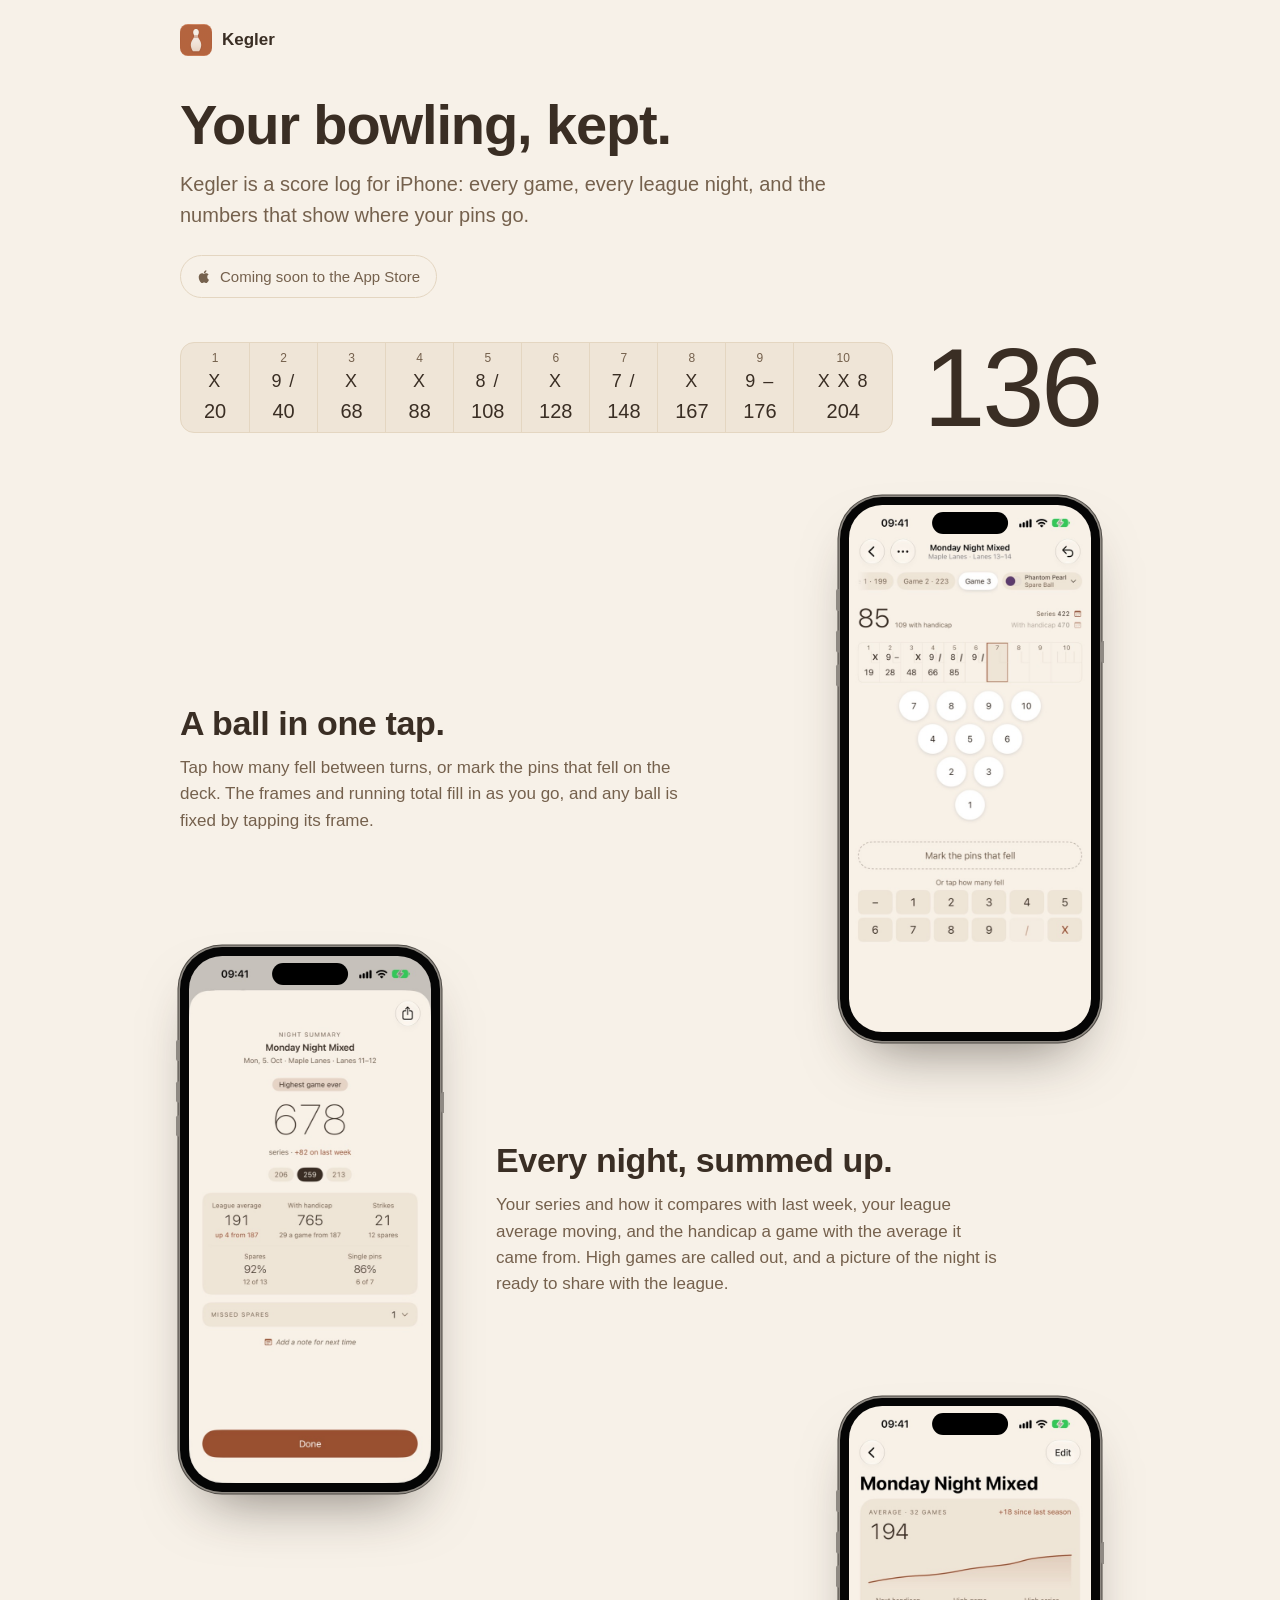
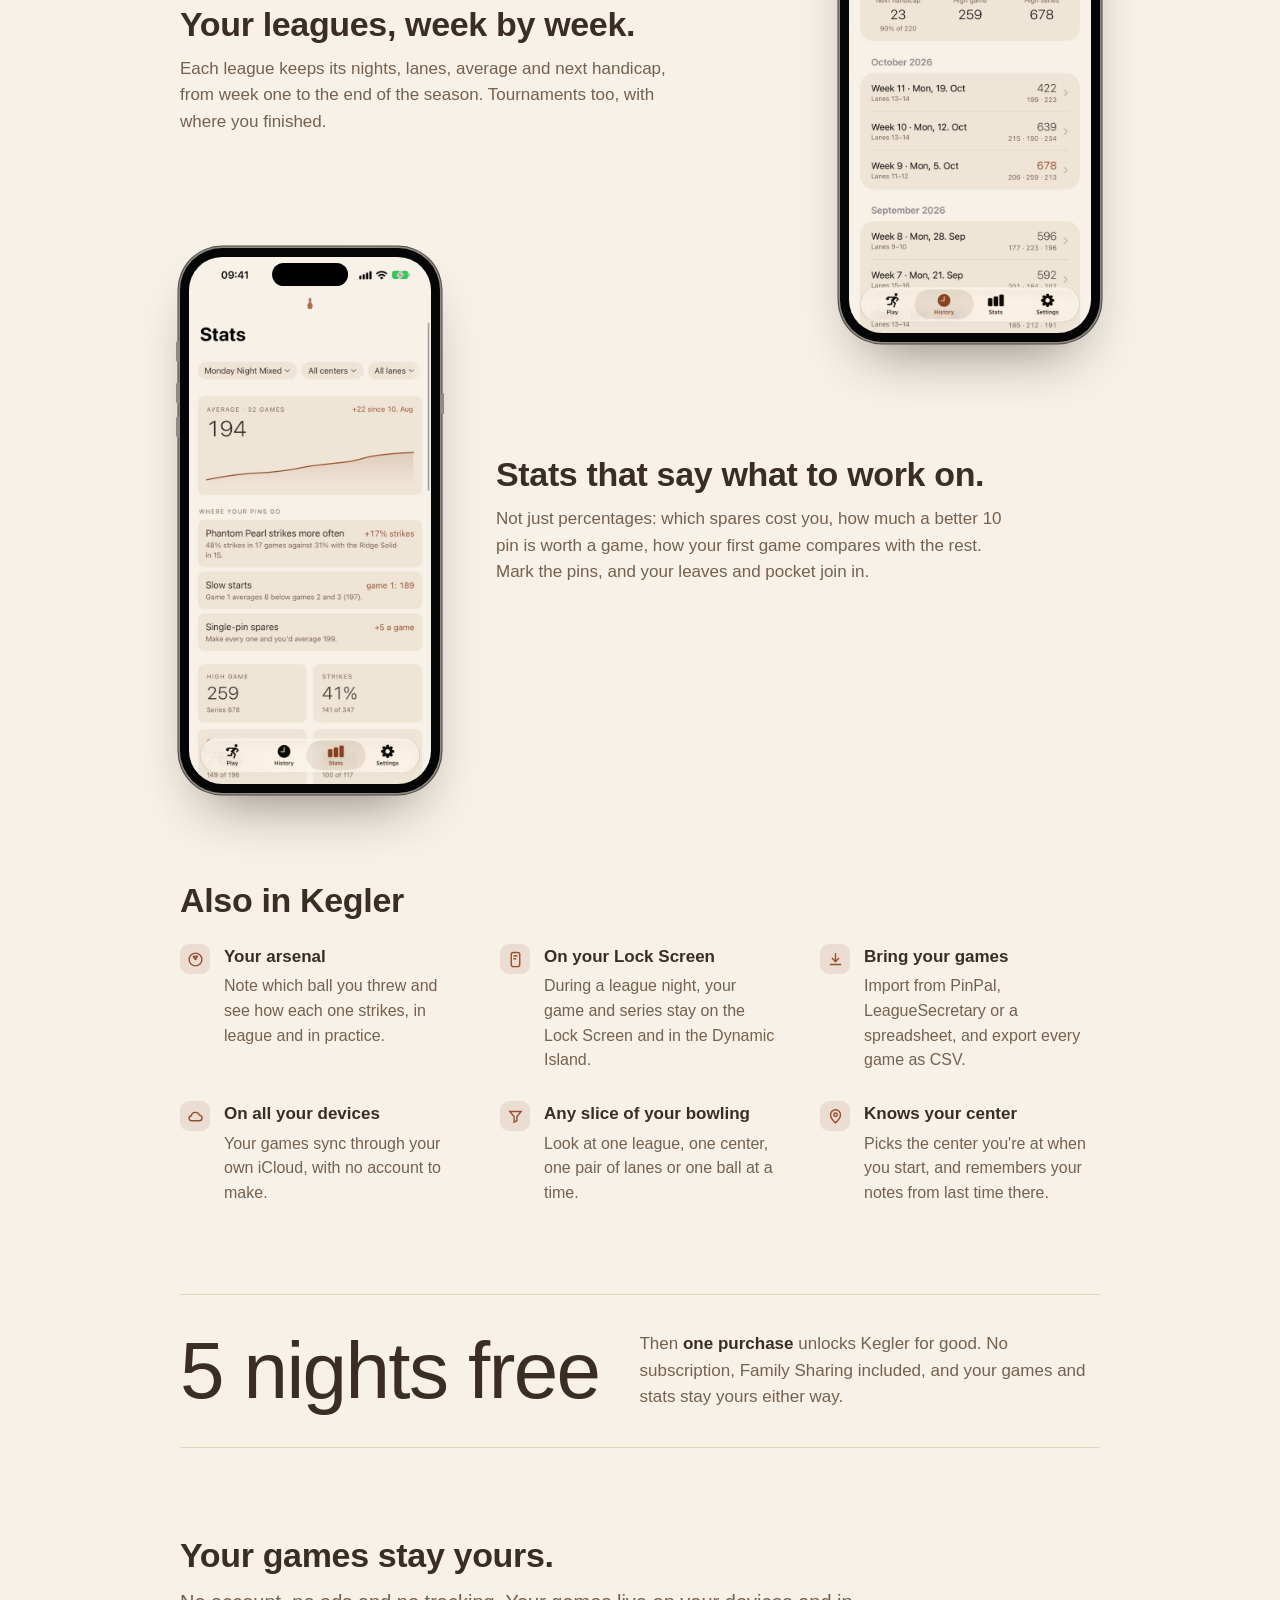
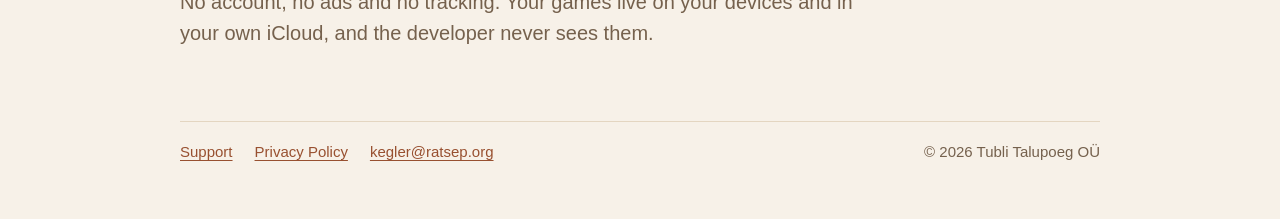
<file: index.html>
<!doctype html>
<html lang="en">
<head>
<meta charset="utf-8">
<meta name="viewport" content="width=device-width, initial-scale=1">
<title>Kegler: Bowling Score Log</title>
<meta name="description" content="Kegler keeps your bowling games, league nights and stats on your iPhone. Five nights free, then one purchase. No subscription.">
<meta property="og:title" content="Kegler: Bowling Score Log">
<meta property="og:description" content="Kegler keeps your bowling games, league nights and stats on your iPhone. Five nights free, then one purchase. No subscription.">
<meta property="og:type" content="website">
<meta property="og:url" content="https://kegler.ratsep.org/">
<meta property="og:image" content="https://kegler.ratsep.org/og.png">
<meta property="og:image:width" content="1200">
<meta property="og:image:height" content="630">
<meta name="twitter:card" content="summary_large_image">
<meta name="color-scheme" content="light dark">
<link rel="icon" href="favicon.png">
<link rel="apple-touch-icon" href="icon.png">
<link rel="stylesheet" href="style.css?v=4">
<script>document.documentElement.classList.add('js');</script>
</head>
<body>
<main>
  <a class="bar" href="./"><img src="icon.png" alt="">Kegler</a>

  <header>
    <h1>Your bowling, kept.</h1>
    <p class="lead">Kegler is a score log for iPhone: every game, every league night, and the numbers that show where your pins go.</p>
    <span class="store">
      <svg width="15" height="15" viewBox="0 0 24 24" fill="currentColor" aria-hidden="true"><path d="M16.4 12.6c0-2.4 2-3.6 2.1-3.7-1.2-1.7-3-1.9-3.6-2-1.5-.2-3 .9-3.8.9s-2-.9-3.3-.9C6.1 7 4.5 8 3.6 9.6c-1.8 3.1-.5 7.7 1.3 10.2.9 1.2 1.9 2.6 3.2 2.6s1.8-.8 3.3-.8 2 .8 3.3.8 2.2-1.3 3-2.5c1-1.4 1.4-2.8 1.4-2.9 0 0-2.7-1-2.7-4.4zM14 5.3c.7-.9 1.2-2 1-3.3-1 .1-2.3.7-3 1.6-.7.8-1.2 2-1.1 3.2 1.2.1 2.4-.6 3.1-1.5z"/></svg>
      Coming soon to the App Store
    </span>
  </header>

  <div class="game" role="img" aria-label="A game of 204 on a score sheet: strike, spare, two strikes, spare, strike, spare, strike, nine, and strike, strike, eight in the tenth.">
    <div class="sheet" aria-hidden="true">
      <div class="frame" style="--i:0"><span class="n">1</span><span class="marks">X</span><span class="total">20</span></div>
      <div class="frame" style="--i:1"><span class="n">2</span><span class="marks">9 /</span><span class="total">40</span></div>
      <div class="frame" style="--i:2"><span class="n">3</span><span class="marks">X</span><span class="total">68</span></div>
      <div class="frame" style="--i:3"><span class="n">4</span><span class="marks">X</span><span class="total">88</span></div>
      <div class="frame" style="--i:4"><span class="n">5</span><span class="marks">8 /</span><span class="total">108</span></div>
      <div class="frame" style="--i:5"><span class="n">6</span><span class="marks">X</span><span class="total">128</span></div>
      <div class="frame" style="--i:6"><span class="n">7</span><span class="marks">7 /</span><span class="total">148</span></div>
      <div class="frame" style="--i:7"><span class="n">8</span><span class="marks">X</span><span class="total">167</span></div>
      <div class="frame" style="--i:8"><span class="n">9</span><span class="marks">9 –</span><span class="total">176</span></div>
      <div class="frame" style="--i:9"><span class="n">10</span><span class="marks">X X 8</span><span class="total">204</span></div>
    </div>
    <div class="score" aria-hidden="true">204</div>
  </div>

  <div class="feature">
    <div class="copy">
      <h2>A ball in one tap.</h2>
      <p>Tap how many fell between turns, or mark the pins that fell on the deck. The frames and running total fill in as you go, and any ball is fixed by tapping its frame.</p>
    </div>
    <picture class="phone">
      <source srcset="images/entry-dark.jpg" media="(prefers-color-scheme: dark)">
      <img src="images/entry-light.jpg" width="598" height="1300" alt="Entering a ball on the pin deck during a league game">
      <span class="swipe" aria-hidden="true">
        <span class="down" data-pin="1" style="--x:50%;--y:56.97%;--tilt:-9deg"><b>1</b></span>
        <span class="down" data-pin="2" style="--x:42.27%;--y:50.7%;--tilt:7deg"><b>2</b></span>
        <span class="down" data-pin="3" style="--x:57.73%;--y:50.7%;--tilt:-6deg"><b>3</b></span>
        <span class="down" data-pin="4" style="--x:34.55%;--y:44.28%;--tilt:10deg"><b>4</b></span>
        <span class="down" data-pin="5" style="--x:50%;--y:44.28%;--tilt:-11deg"><b>5</b></span>
        <span class="down" data-pin="6" style="--x:65.45%;--y:44.28%;--tilt:5deg"><b>6</b></span>
        <span class="down" data-pin="8" style="--x:42.27%;--y:38.15%;--tilt:-8deg"><b>8</b></span>
        <span class="down" data-pin="9" style="--x:57.73%;--y:38.15%;--tilt:9deg"><b>9</b></span>
        <span class="hint">Leaves 7-10 <i>Split</i></span>
        <span class="record">8 pins down</span>
        <span class="finger"></span>
      </span>
    </picture>
  </div>

  <div class="feature flip">
    <div class="copy">
      <h2>Every night, summed up.</h2>
      <p>Your series and how it compares with last week, your league average moving, and the handicap a game with the average it came from. High games are called out, and a picture of the night is ready to share with the league.</p>
    </div>
    <picture class="phone">
      <source srcset="images/summary-dark.jpg" media="(prefers-color-scheme: dark)">
      <img src="images/summary-light.jpg" width="598" height="1300" alt="A league night's summary with its series and handicap">
    </picture>
  </div>

  <div class="feature">
    <div class="copy">
      <h2>Your leagues, week by week.</h2>
      <p>Each league keeps its nights, lanes, average and next handicap, from week one to the end of the season. Tournaments too, with where you finished.</p>
    </div>
    <picture class="phone">
      <source srcset="images/league-dark.jpg" media="(prefers-color-scheme: dark)">
      <img src="images/league-light.jpg" width="598" height="1300" alt="A league's page with its average, next handicap and nights">
    </picture>
  </div>

  <div class="feature flip">
    <div class="copy">
      <h2>Stats that say what to work on.</h2>
      <p>Not just percentages: which spares cost you, how much a better 10 pin is worth a game, how your first game compares with the rest. Mark the pins, and your leaves and pocket join in.</p>
    </div>
    <picture class="phone">
      <source srcset="images/stats-dark.jpg" media="(prefers-color-scheme: dark)">
      <img src="images/stats-light.jpg" width="598" height="1300" alt="Stats with an average chart and what to work on">
    </picture>
  </div>

  <section class="block">
    <h2>Also in Kegler</h2>
    <div class="more">
      <div>
        <span class="icon"><svg viewBox="0 0 24 24" fill="none" stroke="currentColor" stroke-width="2" aria-hidden="true"><circle cx="12" cy="12" r="9"/><circle cx="10" cy="8.5" r="1" fill="currentColor"/><circle cx="13.5" cy="8" r="1" fill="currentColor"/><circle cx="12" cy="11" r="1" fill="currentColor"/></svg></span>
        <div><h3>Your arsenal</h3><p>Note which ball you threw and see how each one strikes, in league and in practice.</p></div>
      </div>
      <div>
        <span class="icon"><svg viewBox="0 0 24 24" fill="none" stroke="currentColor" stroke-width="2" aria-hidden="true"><rect x="6" y="2" width="12" height="20" rx="3"/><path d="M9 7h6M9 11h4"/></svg></span>
        <div><h3>On your Lock Screen</h3><p>During a league night, your game and series stay on the Lock Screen and in the Dynamic Island.</p></div>
      </div>
      <div>
        <span class="icon"><svg viewBox="0 0 24 24" fill="none" stroke="currentColor" stroke-width="2" aria-hidden="true"><path d="M12 3v12M7 10l5 5 5-5M4 19h16"/></svg></span>
        <div><h3>Bring your games</h3><p>Import from PinPal, LeagueSecretary or a spreadsheet, and export every game as CSV.</p></div>
      </div>
      <div>
        <span class="icon"><svg viewBox="0 0 24 24" fill="none" stroke="currentColor" stroke-width="2" aria-hidden="true"><path d="M7 18h10a4 4 0 0 0 .5-8 6 6 0 0 0-11.5 1A3.5 3.5 0 0 0 7 18z"/></svg></span>
        <div><h3>On all your devices</h3><p>Your games sync through your own iCloud, with no account to make.</p></div>
      </div>
      <div>
        <span class="icon"><svg viewBox="0 0 24 24" fill="none" stroke="currentColor" stroke-width="2" aria-hidden="true"><path d="M4 5h16l-6 7v6l-4 2v-8z"/></svg></span>
        <div><h3>Any slice of your bowling</h3><p>Look at one league, one center, one pair of lanes or one ball at a time.</p></div>
      </div>
      <div>
        <span class="icon"><svg viewBox="0 0 24 24" fill="none" stroke="currentColor" stroke-width="2" aria-hidden="true"><path d="M12 21s-7-6.2-7-11.5a7 7 0 0 1 14 0C19 14.8 12 21 12 21z"/><circle cx="12" cy="9.5" r="2.5"/></svg></span>
        <div><h3>Knows your center</h3><p>Picks the center you're at when you start, and remembers your notes from last time there.</p></div>
      </div>
    </div>
  </section>

  <section class="block">
    <div class="price">
      <div class="figure">5 nights free</div>
      <p>Then <strong>one purchase</strong> unlocks Kegler for good. No subscription, Family Sharing included, and your games and stats stay yours either way.</p>
    </div>
  </section>

  <section class="block">
    <h2>Your games stay yours.</h2>
    <p class="lead">No account, no ads and no tracking. Your games live on your devices and in your own iCloud, and the developer never sees them.</p>
  </section>

  <footer>
    <a href="support/">Support</a>
    <a href="privacy/">Privacy Policy</a>
    <a href="mailto:kegler@ratsep.org">kegler@ratsep.org</a>
    <span class="muted">© 2026 Tubli Talupoeg OÜ</span>
  </footer>
</main>
<script>
  // The big score follows the sheet: each frame's running total, counted up as the frame fills in.
  (() => {
    const score = document.querySelector('.score');

    if (!score || matchMedia('(prefers-reduced-motion: reduce)').matches) return;

    const totals = [...document.querySelectorAll('.frame .total')].map(total => Number(total.textContent));
    let shown = 0;

    const countTo = target => {
      const from = shown;
      const start = performance.now();
      const step = now => {
        const progress = Math.min((now - start) / 140, 1);

        shown = Math.round(from + (target - from) * progress);
        score.textContent = shown;

        if (progress < 1) requestAnimationFrame(step);
      };

      requestAnimationFrame(step);
    };

    score.textContent = '0';
    totals.forEach((total, index) => setTimeout(() => countTo(total), (index * 0.16 + 0.42) * 1000));
  })();

  // The entry screen's sweep: a finger crosses the pins that fell, then the leave and the count show.
  // It repeats only while the screen is in view.
  (() => {
    const swipe = document.querySelector('.swipe');

    if (!swipe || matchMedia('(prefers-reduced-motion: reduce)').matches) return;

    const finger = swipe.querySelector('.finger');
    const pins = order => swipe.querySelector(`.down[data-pin="${order}"]`);
    const path = [1, 2, 4, 5, 3, 6, 9, 8];
    const wait = ms => new Promise(resolve => setTimeout(resolve, ms));
    let playing = false;

    // In pixels of the layer's own size, which the phone turning upright doesn't change.
    const moveTo = pin => {
      const x = parseFloat(pin.style.getPropertyValue('--x')) / 100 * swipe.offsetWidth;
      const y = parseFloat(pin.style.getPropertyValue('--y')) / 100 * swipe.offsetHeight;

      finger.style.setProperty('--px', `${x}px`);
      finger.style.setProperty('--py', `${y}px`);
    };

    const play = async () => {
      // The sweep waits for the phone to be set upright, so the two never move at once.
      await wait(1100);

      while (playing) {
        moveTo(pins(path[0]));
        await wait(300);
        finger.classList.add('on');
        await wait(250);

        for (const number of path) {
          const pin = pins(number);

          moveTo(pin);
          await wait(160);
          pin.classList.add('on');
        }

        await wait(150);
        finger.classList.remove('on');
        await wait(200);
        swipe.querySelector('.hint').classList.add('on');
        swipe.querySelector('.record').classList.add('on');
        await wait(1800);
        swipe.querySelectorAll('.on').forEach(element => element.classList.remove('on'));
        await wait(1200);
      }
    };

    // One loop at a time: scrolling away and back while a loop still waits doesn't start a second.
    let looping = false;

    new IntersectionObserver(async ([entry]) => {
      playing = entry.isIntersecting;

      if (!playing || looping) return;

      looping = true;
      await play();
      looping = false;
    }, { threshold: 0.5 }).observe(swipe);
  })();

  // Features and the smaller list come in once, as they scroll into view.
  (() => {
    document.querySelectorAll('.more .icon').forEach((icon, index) => icon.style.setProperty('--i', index));

    const seen = new IntersectionObserver(entries => {
      for (const entry of entries) {
        if (!entry.isIntersecting) continue;

        entry.target.classList.add('in');
        seen.unobserve(entry.target);
      }
    }, { threshold: 0.3 });

    document.querySelectorAll('.feature, .more').forEach(element => seen.observe(element));
  })();
</script>
</body>
</html>
</file>
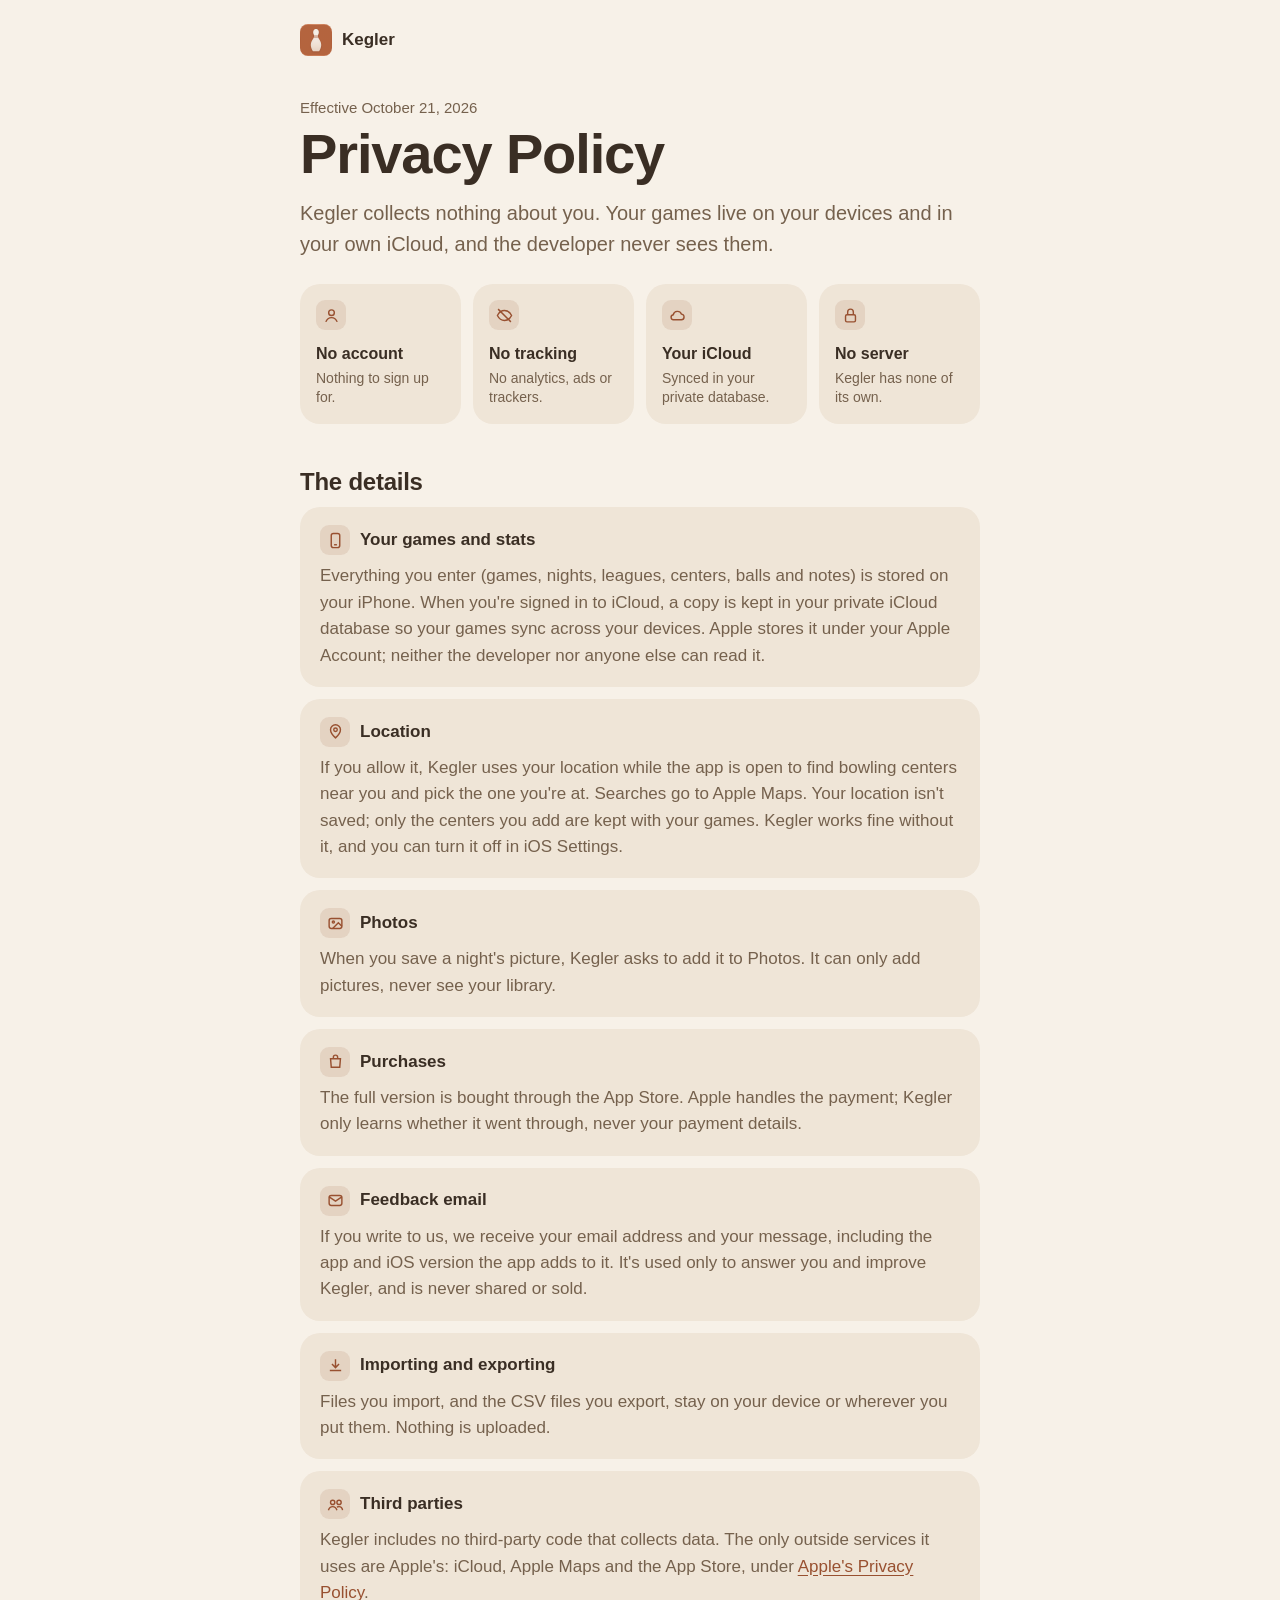
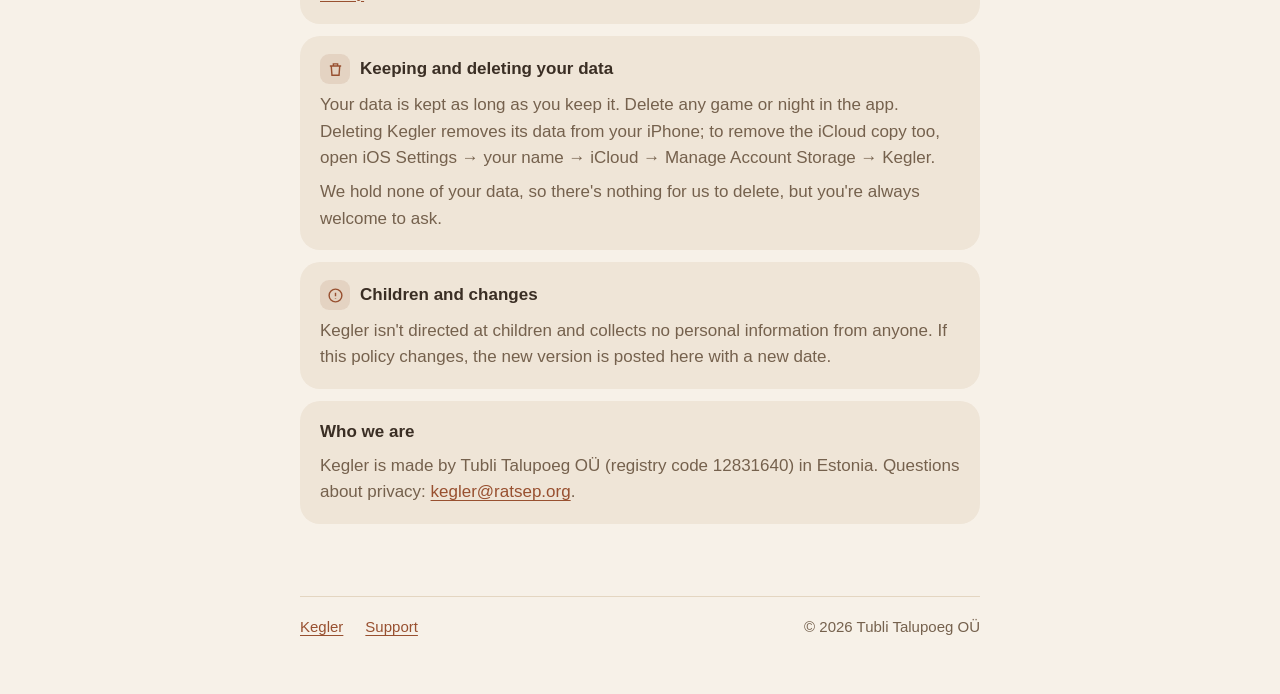
<file: privacy/index.html>
<!doctype html>
<html lang="en">
<head>
<meta charset="utf-8">
<meta name="viewport" content="width=device-width, initial-scale=1">
<title>Kegler Privacy Policy</title>
<meta name="description" content="Kegler collects nothing about you. Your games live on your devices and in your own iCloud, and the developer never sees them.">
<meta property="og:title" content="Kegler Privacy Policy">
<meta property="og:description" content="Kegler collects nothing about you. Your games live on your devices and in your own iCloud, and the developer never sees them.">
<meta property="og:type" content="website">
<meta property="og:url" content="https://kegler.ratsep.org/privacy/">
<meta property="og:image" content="https://kegler.ratsep.org/og-privacy.png">
<meta property="og:image:width" content="1200">
<meta property="og:image:height" content="630">
<meta name="twitter:card" content="summary_large_image">
<link rel="icon" href="../favicon.png">
<link rel="stylesheet" href="../style.css?v=4">
</head>
<body>
<main class="narrow">
  <a class="bar" href="../"><img src="../icon.png" alt="">Kegler</a>

  <p class="meta">Effective October 21, 2026</p>
  <h1>Privacy Policy</h1>
  <p class="lead">Kegler collects nothing about you. Your games live on your devices and in your own iCloud, and the developer never sees them.</p>

  <div class="tiles">
    <div class="tile">
      <span class="icon"><svg viewBox="0 0 24 24" fill="none" stroke="currentColor" stroke-width="2" aria-hidden="true"><circle cx="12" cy="8" r="4"/><path d="M4 21c1.5-4 4.5-6 8-6s6.5 2 8 6"/></svg></span>
      <strong>No account</strong>
      <span>Nothing to sign up for.</span>
    </div>
    <div class="tile">
      <span class="icon"><svg viewBox="0 0 24 24" fill="none" stroke="currentColor" stroke-width="2" aria-hidden="true"><path d="M2 12s3.5-7 10-7 10 7 10 7-3.5 7-10 7S2 12 2 12z"/><path d="M3 3l18 18"/></svg></span>
      <strong>No tracking</strong>
      <span>No analytics, ads or trackers.</span>
    </div>
    <div class="tile">
      <span class="icon"><svg viewBox="0 0 24 24" fill="none" stroke="currentColor" stroke-width="2" aria-hidden="true"><path d="M7 18h10a4 4 0 0 0 .5-8 6 6 0 0 0-11.5 1A3.5 3.5 0 0 0 7 18z"/></svg></span>
      <strong>Your iCloud</strong>
      <span>Synced in your private database.</span>
    </div>
    <div class="tile">
      <span class="icon"><svg viewBox="0 0 24 24" fill="none" stroke="currentColor" stroke-width="2" aria-hidden="true"><rect x="5" y="11" width="14" height="10" rx="2"/><path d="M8 11V7a4 4 0 0 1 8 0v4"/></svg></span>
      <strong>No server</strong>
      <span>Kegler has none of its own.</span>
    </div>
  </div>

  <h2>The details</h2>

  <div class="card">
    <h3><span class="icon"><svg viewBox="0 0 24 24" fill="none" stroke="currentColor" stroke-width="2" aria-hidden="true"><rect x="6" y="2" width="12" height="20" rx="3"/><path d="M10 18h4"/></svg></span>Your games and stats</h3>
    <p>Everything you enter (games, nights, leagues, centers, balls and notes) is stored on your iPhone. When you're signed in to iCloud, a copy is kept in your private iCloud database so your games sync across your devices. Apple stores it under your Apple Account; neither the developer nor anyone else can read it.</p>
  </div>

  <div class="card">
    <h3><span class="icon"><svg viewBox="0 0 24 24" fill="none" stroke="currentColor" stroke-width="2" aria-hidden="true"><path d="M12 21s-7-6.2-7-11.5a7 7 0 0 1 14 0C19 14.8 12 21 12 21z"/><circle cx="12" cy="9.5" r="2.5"/></svg></span>Location</h3>
    <p>If you allow it, Kegler uses your location while the app is open to find bowling centers near you and pick the one you're at. Searches go to Apple Maps. Your location isn't saved; only the centers you add are kept with your games. Kegler works fine without it, and you can turn it off in iOS Settings.</p>
  </div>

  <div class="card">
    <h3><span class="icon"><svg viewBox="0 0 24 24" fill="none" stroke="currentColor" stroke-width="2" aria-hidden="true"><rect x="3" y="5" width="18" height="14" rx="3"/><circle cx="9" cy="10" r="1.5"/><path d="M21 16l-5-5-8 8"/></svg></span>Photos</h3>
    <p>When you save a night's picture, Kegler asks to add it to Photos. It can only add pictures, never see your library.</p>
  </div>

  <div class="card">
    <h3><span class="icon"><svg viewBox="0 0 24 24" fill="none" stroke="currentColor" stroke-width="2" aria-hidden="true"><path d="M5 8h14l-1 12H6z"/><path d="M9 8V6a3 3 0 0 1 6 0v2"/></svg></span>Purchases</h3>
    <p>The full version is bought through the App Store. Apple handles the payment; Kegler only learns whether it went through, never your payment details.</p>
  </div>

  <div class="card">
    <h3><span class="icon"><svg viewBox="0 0 24 24" fill="none" stroke="currentColor" stroke-width="2" aria-hidden="true"><rect x="3" y="5" width="18" height="14" rx="3"/><path d="M3 7l9 6 9-6"/></svg></span>Feedback email</h3>
    <p>If you write to us, we receive your email address and your message, including the app and iOS version the app adds to it. It's used only to answer you and improve Kegler, and is never shared or sold.</p>
  </div>

  <div class="card">
    <h3><span class="icon"><svg viewBox="0 0 24 24" fill="none" stroke="currentColor" stroke-width="2" aria-hidden="true"><path d="M12 3v12M7 10l5 5 5-5M4 19h16"/></svg></span>Importing and exporting</h3>
    <p>Files you import, and the CSV files you export, stay on your device or wherever you put them. Nothing is uploaded.</p>
  </div>

  <div class="card">
    <h3><span class="icon"><svg viewBox="0 0 24 24" fill="none" stroke="currentColor" stroke-width="2" aria-hidden="true"><circle cx="8" cy="9" r="3"/><circle cx="17" cy="9" r="3"/><path d="M2 20c1-3 3.5-5 6-5s5 2 6 5M14 15.5c.9-.3 1.9-.5 3-.5 2.5 0 4.5 2 5 5"/></svg></span>Third parties</h3>
    <p>Kegler includes no third-party code that collects data. The only outside services it uses are Apple's: iCloud, Apple Maps and the App Store, under <a href="https://www.apple.com/legal/privacy/">Apple's Privacy Policy</a>.</p>
  </div>

  <div class="card">
    <h3><span class="icon"><svg viewBox="0 0 24 24" fill="none" stroke="currentColor" stroke-width="2" aria-hidden="true"><path d="M4 7h16M9 7V4h6v3M6 7l1 13h10l1-13"/></svg></span>Keeping and deleting your data</h3>
    <p>Your data is kept as long as you keep it. Delete any game or night in the app. Deleting Kegler removes its data from your iPhone; to remove the iCloud copy too, open iOS Settings → your name → iCloud → Manage Account Storage → Kegler.</p>
    <p>We hold none of your data, so there's nothing for us to delete, but you're always welcome to ask.</p>
  </div>

  <div class="card">
    <h3><span class="icon"><svg viewBox="0 0 24 24" fill="none" stroke="currentColor" stroke-width="2" aria-hidden="true"><circle cx="12" cy="12" r="9"/><path d="M12 8v5M12 16v.5"/></svg></span>Children and changes</h3>
    <p>Kegler isn't directed at children and collects no personal information from anyone. If this policy changes, the new version is posted here with a new date.</p>
  </div>

  <div class="card">
    <h3>Who we are</h3>
    <p>Kegler is made by Tubli Talupoeg OÜ (registry code 12831640) in Estonia. Questions about privacy: <a href="mailto:kegler@ratsep.org">kegler@ratsep.org</a>.</p>
  </div>

  <footer>
    <a href="../">Kegler</a>
    <a href="../support/">Support</a>
    <span class="muted">© 2026 Tubli Talupoeg OÜ</span>
  </footer>
</main>
</body>
</html>
</file>
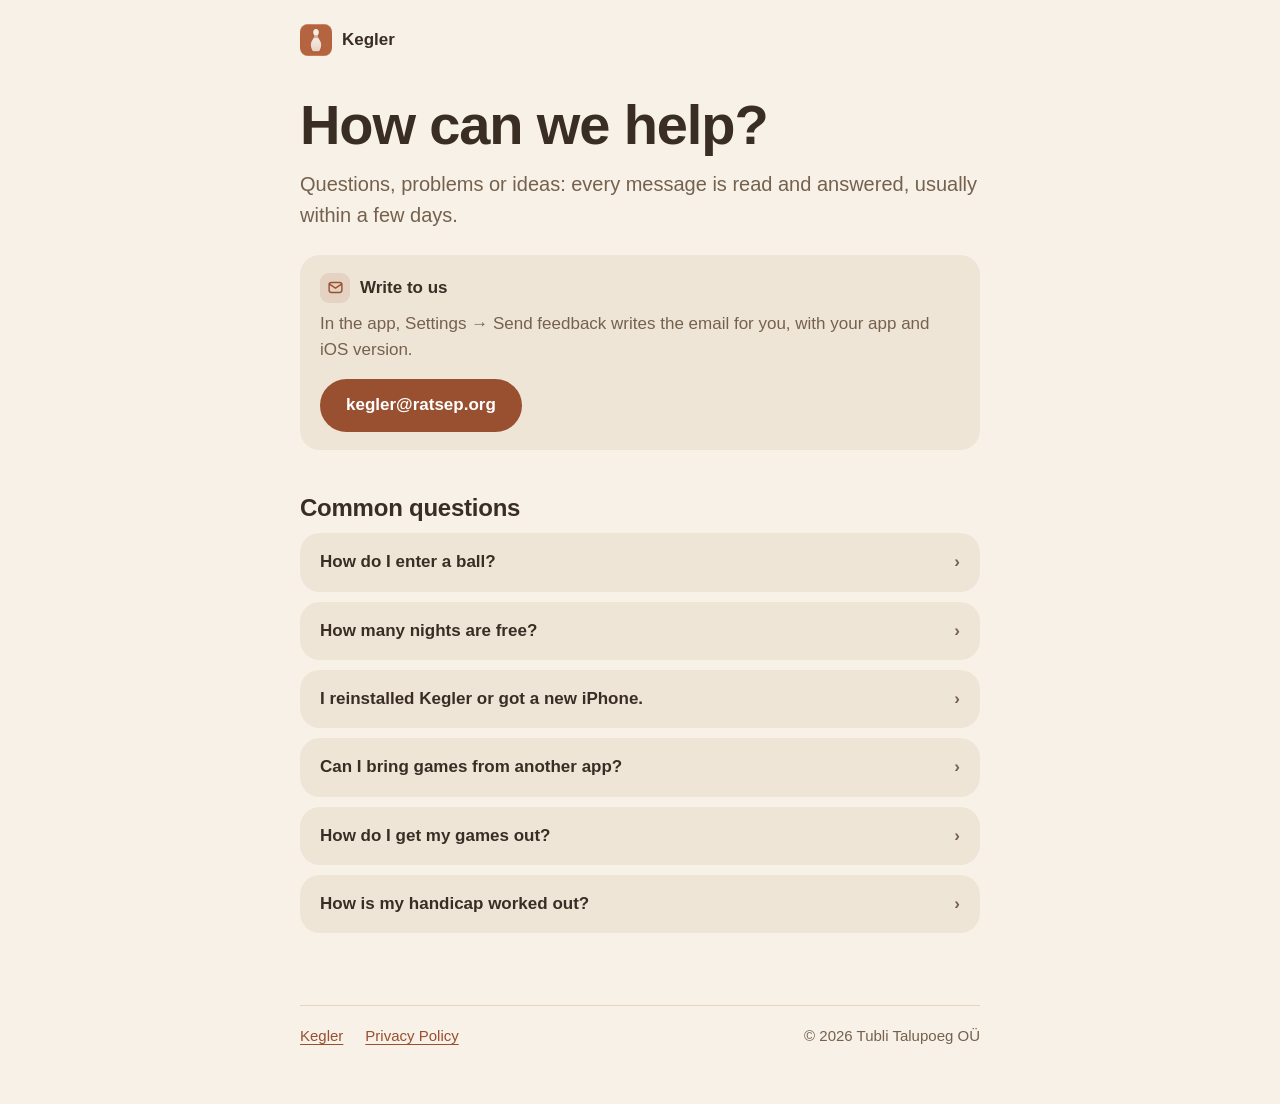
<file: support/index.html>
<!doctype html>
<html lang="en">
<head>
<meta charset="utf-8">
<meta name="viewport" content="width=device-width, initial-scale=1">
<title>Kegler Support</title>
<meta name="description" content="Questions, problems or ideas: every message is read and answered, usually within a few days.">
<meta property="og:title" content="Kegler Support">
<meta property="og:description" content="Questions, problems or ideas: every message is read and answered, usually within a few days.">
<meta property="og:type" content="website">
<meta property="og:url" content="https://kegler.ratsep.org/support/">
<meta property="og:image" content="https://kegler.ratsep.org/og-support.png">
<meta property="og:image:width" content="1200">
<meta property="og:image:height" content="630">
<meta name="twitter:card" content="summary_large_image">
<link rel="icon" href="../favicon.png">
<link rel="stylesheet" href="../style.css?v=4">
</head>
<body>
<main class="narrow">
  <a class="bar" href="../"><img src="../icon.png" alt="">Kegler</a>

  <h1>How can we help?</h1>
  <p class="lead">Questions, problems or ideas: every message is read and answered, usually within a few days.</p>

  <div class="card">
    <h3><span class="icon"><svg viewBox="0 0 24 24" fill="none" stroke="currentColor" stroke-width="2" aria-hidden="true"><rect x="3" y="5" width="18" height="14" rx="3"/><path d="M3 7l9 6 9-6"/></svg></span>Write to us</h3>
    <p>In the app, Settings → Send feedback writes the email for you, with your app and iOS version.</p>
    <a class="button" href="mailto:kegler@ratsep.org">kegler@ratsep.org</a>
  </div>

  <h2>Common questions</h2>

  <details>
    <summary>How do I enter a ball?</summary>
    <p>Tap how many pins fell, or mark the pins that fell on the deck. Marking the pins adds your leaves and pocket to Stats. To fix a ball, tap its frame on the score sheet.</p>
  </details>

  <details>
    <summary>How many nights are free?</summary>
    <p>Your first five nights are free; each day you bowl counts as one. After that, one purchase unlocks Kegler for good. Your games and stats stay either way.</p>
  </details>

  <details>
    <summary>I reinstalled Kegler or got a new iPhone.</summary>
    <p>Open Settings → Restore purchase, signed in with the Apple Account you bought Kegler with. Your games come back from iCloud on their own.</p>
  </details>

  <details>
    <summary>Can I bring games from another app?</summary>
    <p>Yes: Settings → Import games takes a PinPal backup, a LeagueSecretary export or a spreadsheet.</p>
  </details>

  <details>
    <summary>How do I get my games out?</summary>
    <p>Settings → Export games as CSV gives you every game in a file you can keep or open anywhere.</p>
  </details>

  <details>
    <summary>How is my handicap worked out?</summary>
    <p>From your league's basis and percentage, set when you add the league, and your league average before tonight. The summary shows the handicap a game and the average it came from.</p>
  </details>

  <footer>
    <a href="../">Kegler</a>
    <a href="../privacy/">Privacy Policy</a>
    <span class="muted">© 2026 Tubli Talupoeg OÜ</span>
  </footer>
</main>
</body>
</html>
</file>
<file: style.css>
/* Kegler's site, in the app's own oak: warm paper by day, dark wood at night, clay for what matters. */
:root {
  --canvas: #F7F1E8;
  --surface: #EFE5D7;
  --line: #E4D6C1;
  --ink: #3A2E24;
  --muted: #75614D;
  --accent: #985030;
  --accent-wash: rgba(152, 80, 48, 0.12);
  --active: #FBF7F0;
  --bezel: #2B231C;
}

@media (prefers-color-scheme: dark) {
  :root {
    --canvas: #1E1914;
    --surface: #2A231C;
    --line: #3A3027;
    --ink: #F1E8DB;
    --muted: #A8957F;
    --accent: #D07A52;
    --accent-wash: rgba(208, 122, 82, 0.16);
    --active: #342B22;
    --bezel: #0E0B09;
  }
}

* { box-sizing: border-box; }

html { -webkit-text-size-adjust: 100%; }

body {
  margin: 0;
  background: var(--canvas);
  color: var(--ink);
  font: 17px/1.55 -apple-system, BlinkMacSystemFont, "SF Pro Text", "Helvetica Neue", Arial, sans-serif;
  -webkit-font-smoothing: antialiased;
}

main {
  max-width: 960px;
  margin: 0 auto;
  padding: 24px 20px 56px;
}

.narrow { max-width: 720px; }
.narrow h2 { font-size: 24px; margin-top: 44px; }

a { color: var(--accent); text-underline-offset: 3px; }
a:focus-visible { outline: 2px solid var(--accent); outline-offset: 3px; border-radius: 6px; }

/* A question's whole card shows keyboard focus, in its own rounded shape. */
summary:focus { outline: none; }
details:has(summary:focus-visible) { outline: 2px solid var(--accent); outline-offset: 2px; }

/* The top bar: the icon and the name, back to the home page. */
.bar {
  display: inline-flex;
  align-items: center;
  gap: 10px;
  text-decoration: none;
  color: var(--ink);
  font-weight: 600;
  margin-bottom: 40px;
}

.bar img { width: 32px; height: 32px; border-radius: 8px; }

h1 {
  font-size: clamp(36px, 6vw, 56px);
  line-height: 1.05;
  font-weight: 700;
  letter-spacing: -0.02em;
  margin: 0 0 14px;
}

h2 {
  font-size: clamp(26px, 3.6vw, 34px);
  line-height: 1.15;
  font-weight: 650;
  letter-spacing: -0.01em;
  margin: 0 0 12px;
}

h3 { font-size: 17px; margin: 0 0 4px; }

.lead { font-size: 20px; color: var(--muted); max-width: 34em; margin: 0 0 24px; }
.meta { color: var(--muted); font-size: 15px; margin: 0 0 6px; }

.store {
  display: inline-flex;
  align-items: center;
  gap: 8px;
  border: 1px solid var(--line);
  border-radius: 999px;
  padding: 9px 16px;
  color: var(--muted);
  font-size: 15px;
}

/* The score sheet in the hero: a game's ten frames filling in, the total large beside them. */
.game {
  display: flex;
  align-items: flex-end;
  gap: 20px;
  margin: 44px 0 8px;
}

.sheet {
  flex: 1;
  display: grid;
  grid-template-columns: repeat(9, 1fr) 1.45fr;
  border: 1px solid var(--line);
  border-radius: 14px;
  overflow: hidden;
  background: var(--surface);
  font-variant-numeric: tabular-nums;
}

.frame {
  border-left: 1px solid var(--line);
  text-align: center;
  padding: 6px 2px 8px;
  min-width: 0;
}

.frame:first-child { border-left: 0; }
.frame .n { display: block; font-size: 12px; color: var(--muted); }
.frame .marks { display: block; font-size: 18px; height: 28px; letter-spacing: 0.08em; }
.frame .total { display: block; font-size: 20px; font-weight: 300; height: 28px; }

.score {
  font-size: clamp(64px, 11vw, 112px);
  font-weight: 100;
  line-height: 0.8;
  letter-spacing: -0.03em;
  font-variant-numeric: tabular-nums;
  /* Three digits wide from the first 0, so the sheet beside it never moves as the score grows. */
  width: 3ch;
  flex: none;
  text-align: right;
}

/* The one moment on load: each frame fills in after the one before. */
@media (prefers-reduced-motion: no-preference) {
  .frame .marks, .frame .total { opacity: 0; animation: fill 0.35s ease-out forwards; animation-delay: calc(var(--i) * 0.16s + 0.3s); }
  .frame .total { animation-delay: calc(var(--i) * 0.16s + 0.42s); }
  .frame { animation: mark 0.4s ease-out; animation-delay: calc(var(--i) * 0.16s + 0.3s); }
}

/* As a feature scrolls in, its phone is set upright like a pin on the deck and its words follow;
   the smaller features' icons drop into place one after another. Once each, and only with script. */
@media (prefers-reduced-motion: no-preference) {
  .js .feature .phone {
    opacity: 0;
    transform: translateY(48px) rotate(4deg);
    transform-origin: 50% 100%;
    transition: opacity 0.5s ease-out, transform 0.9s cubic-bezier(0.34, 1.4, 0.5, 1);
  }

  .js .feature.flip .phone { transform: translateY(48px) rotate(-4deg); }

  .js .feature .copy {
    opacity: 0;
    transform: translateY(12px);
    transition: opacity 0.6s ease-out 0.2s, transform 0.6s ease-out 0.2s;
  }

  .js .feature.in .phone, .js .feature.in .copy { opacity: 1; transform: none; }

  .js .more .icon { opacity: 0; transform: translateY(-10px) scale(0.6); }
  .js .more.in .icon { animation: drop 0.55s cubic-bezier(0.34, 1.6, 0.5, 1) forwards; animation-delay: calc(var(--i) * 90ms); }
}

@keyframes drop { to { opacity: 1; transform: none; } }

@keyframes fill { from { opacity: 0; transform: translateY(4px); } to { opacity: 1; transform: none; } }
@keyframes mark { 0%, 100% { background: transparent; } 40% { background: var(--active); } }

/* Feature rows: what Kegler does, beside the screen that does it. */
.feature {
  display: grid;
  grid-template-columns: 1fr 260px;
  gap: 56px;
  align-items: center;
  padding: 56px 0 0;
}

/* The phones take turns on each side, so on a wide screen each row tucks up under the words of
   the one before, like steps. */
@media (min-width: 721px) {
  .feature + .feature { margin-top: -150px; }
}

.feature.flip { grid-template-columns: 260px 1fr; }
.feature.flip .copy { order: 2; }
.feature .copy p { color: var(--muted); margin: 0; max-width: 30em; }

/* The app's screens in an iPhone 16 Pro: a titanium edge, a thin black bezel, the screen's own
   rounded corners, the Dynamic Island and the side buttons, all measured from the phone's width. */
.phone {
  --w: 260px;
  --frame: calc(var(--w) * 0.034);
  --screen: calc(var(--w) - 2 * var(--frame));
  --corner: calc(var(--screen) * 0.137);
  --titanium: #8F8A83;
  position: relative;
  display: block;
  width: var(--w);
  padding: var(--frame);
  border-radius: calc(var(--corner) + var(--frame));
  background: #050505;
  box-shadow:
    0 0 0 1.5px var(--titanium),
    0 0 0 2.5px #4E4A45,
    0 30px 60px -26px rgba(43, 35, 28, 0.6);
}

.phone img {
  display: block;
  width: 100%;
  height: auto;
  border-radius: var(--corner);
}

/* The Dynamic Island, in the middle of the screenshot's status bar. */
.phone::after {
  content: "";
  position: absolute;
  left: 50%;
  top: calc(var(--frame) + var(--screen) * 0.027);
  width: calc(var(--screen) * 0.313);
  height: calc(var(--screen) * 0.092);
  translate: -50% 0;
  border-radius: 999px;
  background: #000;
  z-index: 1;
}

/* The side buttons: the action button and volume on the left, the side button on the right. */
.phone::before {
  content: "";
  position: absolute;
  left: -4px;
  top: 17%;
  width: 3px;
  height: 4%;
  border-radius: 2px 0 0 2px;
  background: var(--titanium);
  box-shadow:
    0 calc(var(--w) * 0.16) 0 0 var(--titanium),
    0 calc(var(--w) * 0.29) 0 0 var(--titanium),
    calc(var(--w) + 5px) calc(var(--w) * 0.2) 0 0 var(--titanium);
}

/* On the entry screen, a finger sweeps the pins that fell, the way the app is used: each pin it
   crosses goes down, the 7-10 is left, and the record button counts them. Placed in parts of the
   screenshot, so it fits at any size. */
.swipe {
  --pin-hole: #F7F1E8;
  --pin-down: #DCCDB8;
  --pin-number: #9C8B78;
  --touch: rgba(58, 46, 36, 0.3);
  --touch-ring: rgba(58, 46, 36, 0.14);
  --record: #985030;
  position: absolute;
  inset: var(--frame);
  border-radius: var(--corner);
  overflow: hidden;
  pointer-events: none;
  container-type: size;
  display: none;
  /* Its own layer, so its changes are drawn apart from the screenshot under it. */
  transform: translateZ(0);
}

@media (prefers-color-scheme: dark) {
  .swipe {
    --pin-hole: #1E1914;
    --pin-down: #3A2F25;
    --pin-number: #8A7864;
    --touch: rgba(255, 248, 238, 0.45);
    --touch-ring: rgba(255, 248, 238, 0.2);
    --record: #B05C3C;
  }
}

@media (prefers-reduced-motion: no-preference) {
  .js .swipe { display: block; }
}

.swipe .down {
  position: absolute;
  left: var(--x);
  top: var(--y);
  width: 13cqw;
  /* Height given, not an aspect ratio: Safari stretches a grid by its text past the ratio. */
  height: 13cqw;
  translate: -50% -50%;
  border-radius: 50%;
  background: var(--pin-hole);
  display: grid;
  place-items: center;
  opacity: 0;
  transition: opacity 0.12s;
}

.swipe .down::before {
  content: "";
  position: absolute;
  inset: 0;
  border-radius: 50%;
  background: var(--pin-down);
  transform: scale(0.8) rotate(var(--tilt)) translateY(3%);
}

.swipe .down b {
  position: relative;
  font-weight: 400;
  font-size: 3.4cqw;
  color: var(--pin-number);
  transform: rotate(var(--tilt));
}

.swipe .hint {
  position: absolute;
  left: 0;
  right: 0;
  top: 61.85%;
  translate: 0 -50%;
  text-align: center;
  font-size: 3.2cqw;
  color: var(--pin-number);
  opacity: 0;
  transition: opacity 0.2s;
}

.swipe .hint i {
  font-style: normal;
  font-size: 2.6cqw;
  border: 1px solid var(--record);
  border-radius: 999px;
  padding: 0.3cqw 1.6cqw;
  margin-left: 1.5cqw;
}

.swipe .record {
  position: absolute;
  left: 3.8cqw;
  right: 3.8cqw;
  top: 66.55%;
  height: 5.1cqh;
  translate: 0 -50%;
  border-radius: 999px;
  background: var(--record);
  color: #fff;
  font-size: 3.6cqw;
  display: grid;
  place-items: center;
  opacity: 0;
  transition: opacity 0.2s;
}

/* Moved with a transform, not left and top, and ringed with a gradient, not a shadow: Safari
   leaves trails of a shadowed element moved by layout inside a turning phone. */
.swipe .finger {
  position: absolute;
  left: 0;
  top: 0;
  width: 11.5cqw;
  height: 11.5cqw;
  border-radius: 50%;
  background: radial-gradient(circle, var(--touch) 0 60%, var(--touch-ring) 61% 100%);
  transform: translate(var(--px, 0px), var(--py, 0px)) translate(-50%, -50%);
  opacity: 0;
  will-change: transform, opacity;
  transition: transform 0.16s linear, opacity 0.2s;
}

.swipe .on { opacity: 1; }

/* Smaller things Kegler does, as a quiet list. */
.more {
  display: grid;
  grid-template-columns: repeat(auto-fit, minmax(260px, 1fr));
  gap: 28px 40px;
  margin-top: 24px;
}

.more > div { display: flex; gap: 14px; }
.more p { margin: 0; color: var(--muted); font-size: 16px; }

.icon {
  width: 30px;
  height: 30px;
  flex: none;
  border-radius: 9px;
  background: var(--accent-wash);
  color: var(--accent);
  display: inline-flex;
  align-items: center;
  justify-content: center;
}

.icon svg { width: 17px; height: 17px; }

section.block { padding-top: 88px; }

/* The price, said once and large. */
.price {
  display: grid;
  grid-template-columns: auto 1fr;
  gap: 8px 40px;
  align-items: center;
  border-top: 1px solid var(--line);
  border-bottom: 1px solid var(--line);
  padding: 36px 0;
}

.price .figure { font-size: clamp(48px, 8vw, 80px); font-weight: 100; line-height: 1; letter-spacing: -0.02em; }
.price p { margin: 0; color: var(--muted); max-width: 30em; }
.price strong { color: var(--ink); font-weight: 600; }

/* Cards, tiles and questions, used by the privacy and support pages. */
.tiles {
  display: grid;
  grid-template-columns: repeat(auto-fit, minmax(150px, 1fr));
  gap: 12px;
  margin: 8px 0 40px;
}

.tile { background: var(--surface); border-radius: 20px; padding: 16px; }
.tile strong { display: block; margin-top: 10px; font-size: 16px; }
.tile span:not(.icon) { display: block; color: var(--muted); font-size: 14px; line-height: 1.4; margin-top: 2px; }

.card { background: var(--surface); border-radius: 20px; padding: 18px 20px; margin: 12px 0; }
.card h3 { display: flex; align-items: center; gap: 10px; margin-bottom: 8px; }
.card p { margin: 0; color: var(--muted); }
.card p + p { margin-top: 8px; }

.button {
  display: inline-block;
  background: var(--accent);
  color: #fff;
  text-decoration: none;
  font-weight: 600;
  border-radius: 999px;
  padding: 13px 26px;
  margin-top: 16px;
}

details { background: var(--surface); border-radius: 20px; margin: 10px 0; padding: 0 20px; }

summary {
  list-style: none;
  cursor: pointer;
  padding: 16px 0;
  font-weight: 600;
  display: flex;
  justify-content: space-between;
  gap: 12px;
}

summary::-webkit-details-marker { display: none; }
summary::after { content: "›"; color: var(--muted); transition: transform 0.2s; }
details[open] summary::after { transform: rotate(90deg); }
details[open] summary { padding-bottom: 8px; }
/* Padding, not margin: a margin on the last line would slip out under the card. */
details p { margin: 0; padding-bottom: 16px; color: var(--muted); }

footer {
  margin-top: 72px;
  padding-top: 18px;
  border-top: 1px solid var(--line);
  display: flex;
  flex-wrap: wrap;
  gap: 8px 22px;
  font-size: 15px;
}

footer .muted { color: var(--muted); margin-left: auto; }

@media (max-width: 720px) {
  .feature, .feature.flip { grid-template-columns: 1fr; gap: 24px; padding-top: 48px; }
  .feature.flip .copy { order: 0; }
  .phone { --w: min(260px, 72vw); margin: 0 auto; }
  .game { flex-direction: column-reverse; align-items: stretch; gap: 12px; }
  .score { text-align: left; }
  .price { grid-template-columns: 1fr; }
}

@media (max-width: 480px) {
  .frame .marks { font-size: 13px; letter-spacing: 0; }
  .frame .total { font-size: 14px; }
  .frame .n { font-size: 10px; }
  footer .muted { margin-left: 0; width: 100%; }
}
</file>
